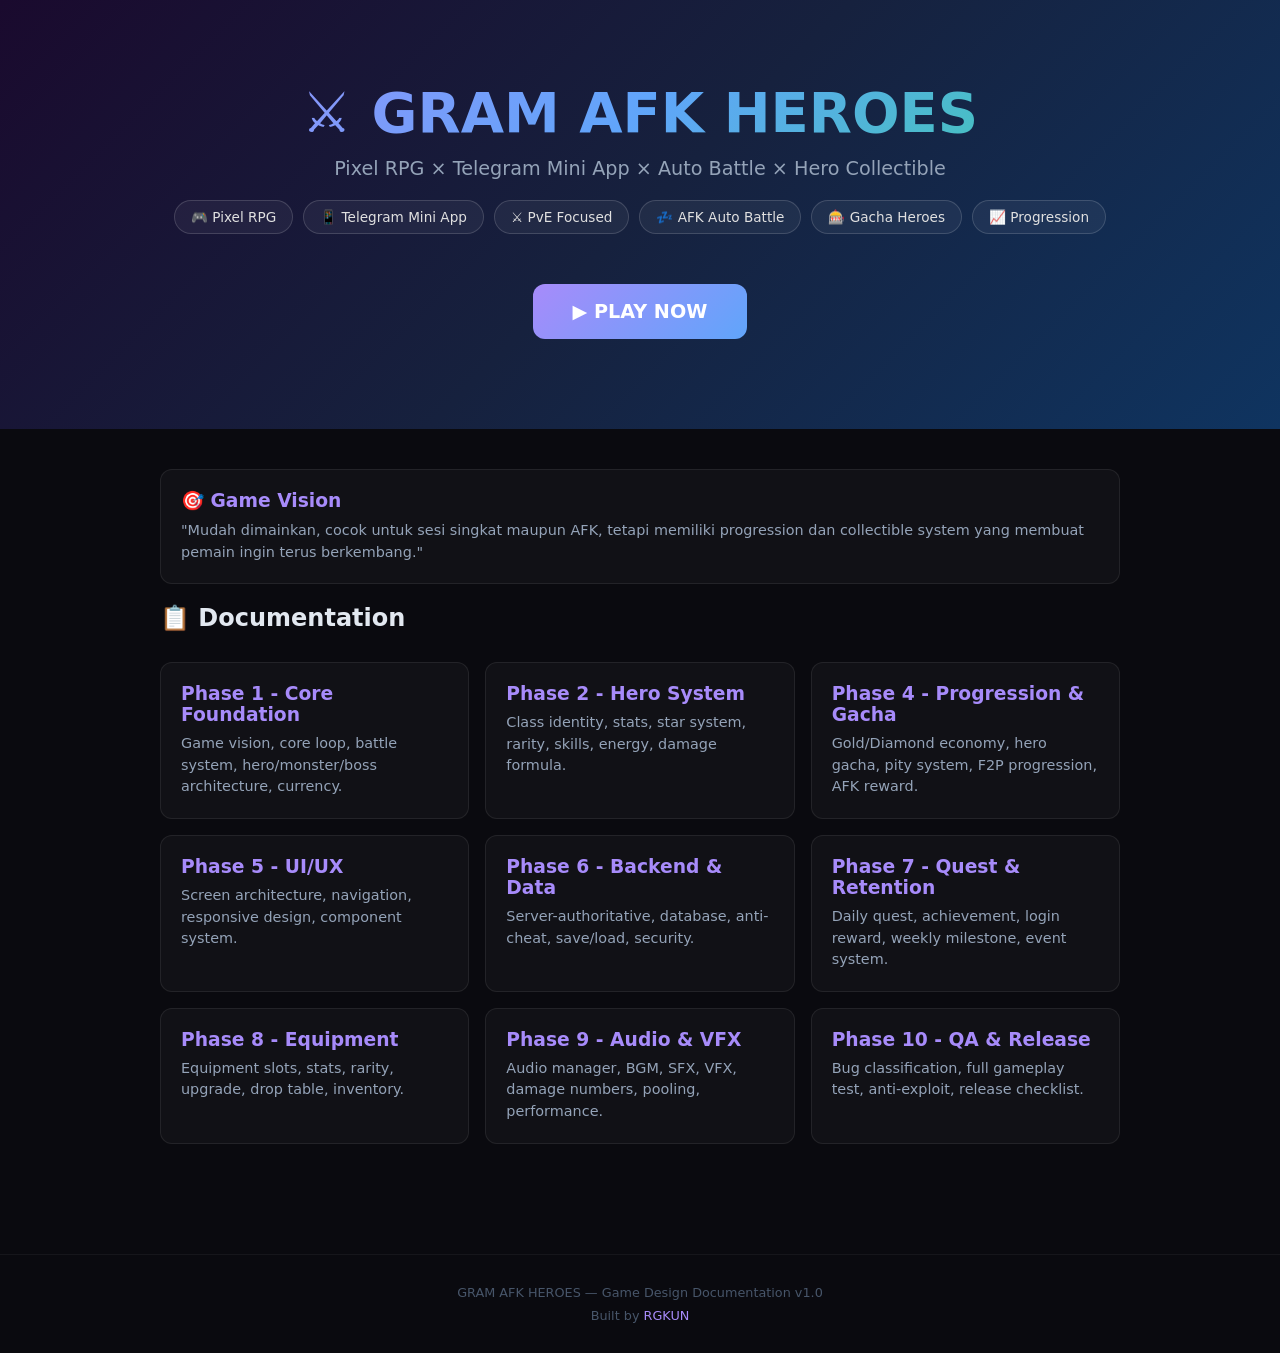
<file: docs/index.html>
<!DOCTYPE html>
<html lang="en">
<head>
  <meta charset="UTF-8">
  <meta name="viewport" content="width=device-width, initial-scale=1.0">
  <title>GRAM AFK HEROES</title>
  <style>
    *{margin:0;padding:0;box-sizing:border-box}
    body{font-family:'Segoe UI',system-ui,sans-serif;background:#0a0a0f;color:#e0e0e0;min-height:100vh}
    .hero{background:linear-gradient(135deg,#1a0a2e,#16213e,#0f3460);padding:80px 20px 60px;text-align:center}
    .hero h1{font-size:clamp(2rem,5vw,3.5rem);font-weight:800;background:linear-gradient(135deg,#a78bfa,#60a5fa,#34d399);-webkit-background-clip:text;-webkit-text-fill-color:transparent}
    .hero .sub{font-size:1.2rem;color:#94a3b8;margin-top:12px}
    .container{max-width:1000px;margin:0 auto;padding:40px 20px}
    .play-btn{display:inline-block;margin:30px 0;padding:16px 40px;background:linear-gradient(135deg,#a78bfa,#60a5fa);color:#fff;font-size:1.2rem;font-weight:700;border-radius:12px;text-decoration:none;transition:transform .2s}
    .play-btn:hover{transform:scale(1.05)}
    .grid{display:grid;grid-template-columns:repeat(auto-fit,minmax(280px,1fr));gap:16px;margin:30px 0}
    .card{background:rgba(255,255,255,.03);border:1px solid rgba(255,255,255,.08);border-radius:12px;padding:20px}
    .card h3{color:#a78bfa;margin-bottom:8px}
    .card p{color:#94a3b8;font-size:.9rem;line-height:1.5}
    .features{display:flex;flex-wrap:wrap;gap:10px;justify-content:center;margin:20px 0}
    .feat{padding:8px 16px;border-radius:20px;font-size:.85rem;border:1px solid rgba(255,255,255,.15);background:rgba(255,255,255,.05)}
    .footer{text-align:center;padding:30px;color:#475569;font-size:.8rem;border-top:1px solid rgba(255,255,255,.05);margin-top:40px}
    .footer a{color:#a78bfa;text-decoration:none}
  </style>
</head>
<body>
  <div class="hero">
    <h1>⚔️ GRAM AFK HEROES</h1>
    <p class="sub">Pixel RPG × Telegram Mini App × Auto Battle × Hero Collectible</p>
    <div class="features">
      <span class="feat">🎮 Pixel RPG</span>
      <span class="feat">📱 Telegram Mini App</span>
      <span class="feat">⚔️ PvE Focused</span>
      <span class="feat">💤 AFK Auto Battle</span>
      <span class="feat">🎰 Gacha Heroes</span>
      <span class="feat">📈 Progression</span>
    </div>
    <a href="game/" class="play-btn">▶ PLAY NOW</a>
  </div>
  <div class="container">
    <div class="card">
      <h3>🎯 Game Vision</h3>
      <p>"Mudah dimainkan, cocok untuk sesi singkat maupun AFK, tetapi memiliki progression dan collectible system yang membuat pemain ingin terus berkembang."</p>
    </div>
    <h2 style="color:#e2e8f0;margin:20px 0 10px">📋 Documentation</h2>
    <div class="grid">
      <div class="card"><h3>Phase 1 - Core Foundation</h3><p>Game vision, core loop, battle system, hero/monster/boss architecture, currency.</p></div>
      <div class="card"><h3>Phase 2 - Hero System</h3><p>Class identity, stats, star system, rarity, skills, energy, damage formula.</p></div>
      <div class="card"><h3>Phase 4 - Progression & Gacha</h3><p>Gold/Diamond economy, hero gacha, pity system, F2P progression, AFK reward.</p></div>
      <div class="card"><h3>Phase 5 - UI/UX</h3><p>Screen architecture, navigation, responsive design, component system.</p></div>
      <div class="card"><h3>Phase 6 - Backend & Data</h3><p>Server-authoritative, database, anti-cheat, save/load, security.</p></div>
      <div class="card"><h3>Phase 7 - Quest & Retention</h3><p>Daily quest, achievement, login reward, weekly milestone, event system.</p></div>
      <div class="card"><h3>Phase 8 - Equipment</h3><p>Equipment slots, stats, rarity, upgrade, drop table, inventory.</p></div>
      <div class="card"><h3>Phase 9 - Audio & VFX</h3><p>Audio manager, BGM, SFX, VFX, damage numbers, pooling, performance.</p></div>
      <div class="card"><h3>Phase 10 - QA & Release</h3><p>Bug classification, full gameplay test, anti-exploit, release checklist.</p></div>
    </div>
  </div>
  <div class="footer">
    <p>GRAM AFK HEROES — Game Design Documentation v1.0</p>
    <p style="margin-top:8px">Built by <a href="https://github.com/RGKUN">RGKUN</a></p>
  </div>
</body>
</html>
</file>
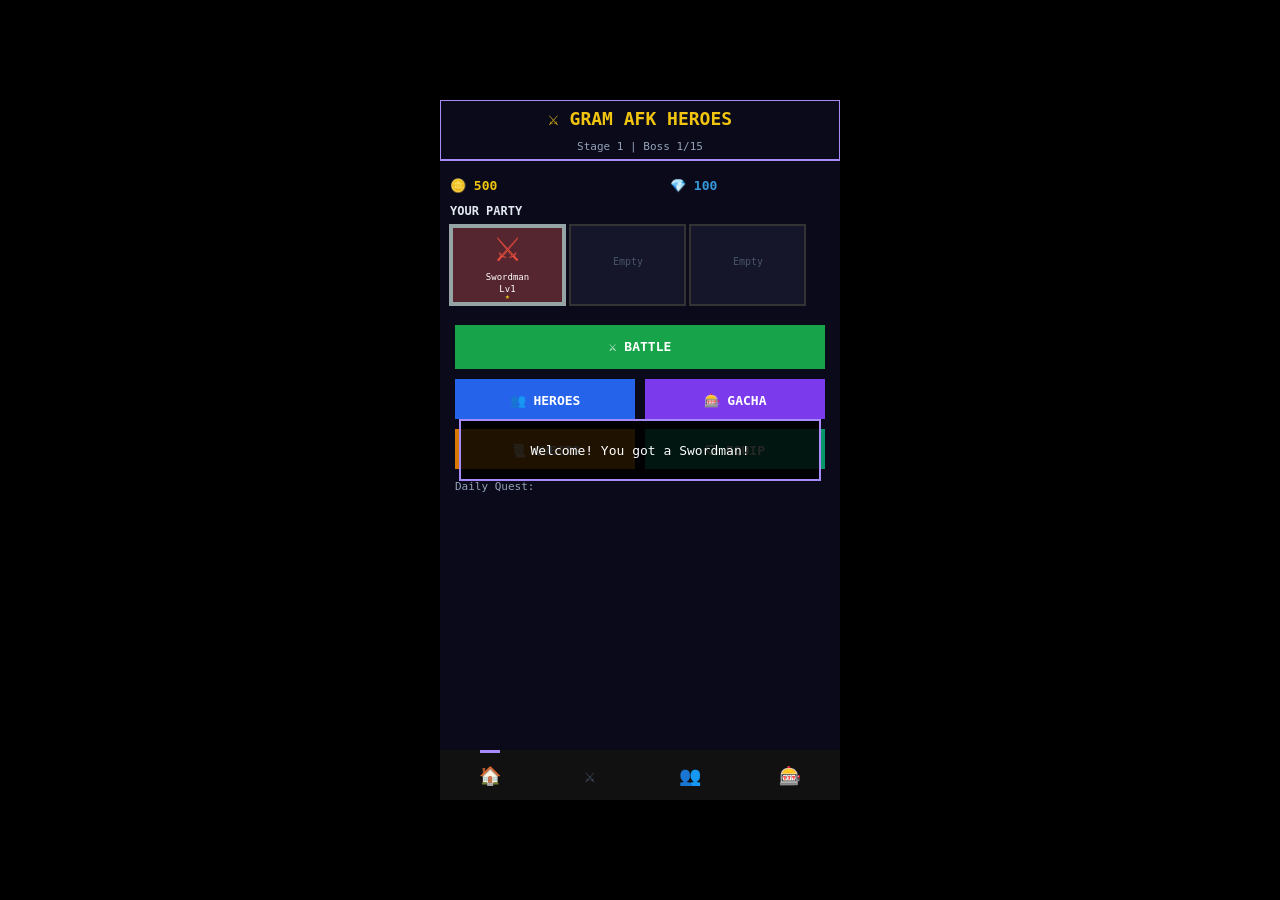
<file: game/index.html>
<!DOCTYPE html>
<html lang="en">
<head>
  <meta charset="UTF-8">
  <meta name="viewport" content="width=device-width, initial-scale=1.0, user-scalable=no">
  <title>GRAM AFK HEROES</title>
  <link rel="stylesheet" href="css/style.css">
</head>
<body>
  <div id="game-container">
    <canvas id="game-canvas"></canvas>
  </div>
  <script src="js/config.js"></script>
  <script src="js/utils.js"></script>
  <script src="js/hero.js"></script>
  <script src="js/enemy.js"></script>
  <script src="js/battle.js"></script>
  <script src="js/gacha.js"></script>
  <script src="js/ui.js"></script>
  <script src="js/game.js"></script>
</body>
</html>
</file>
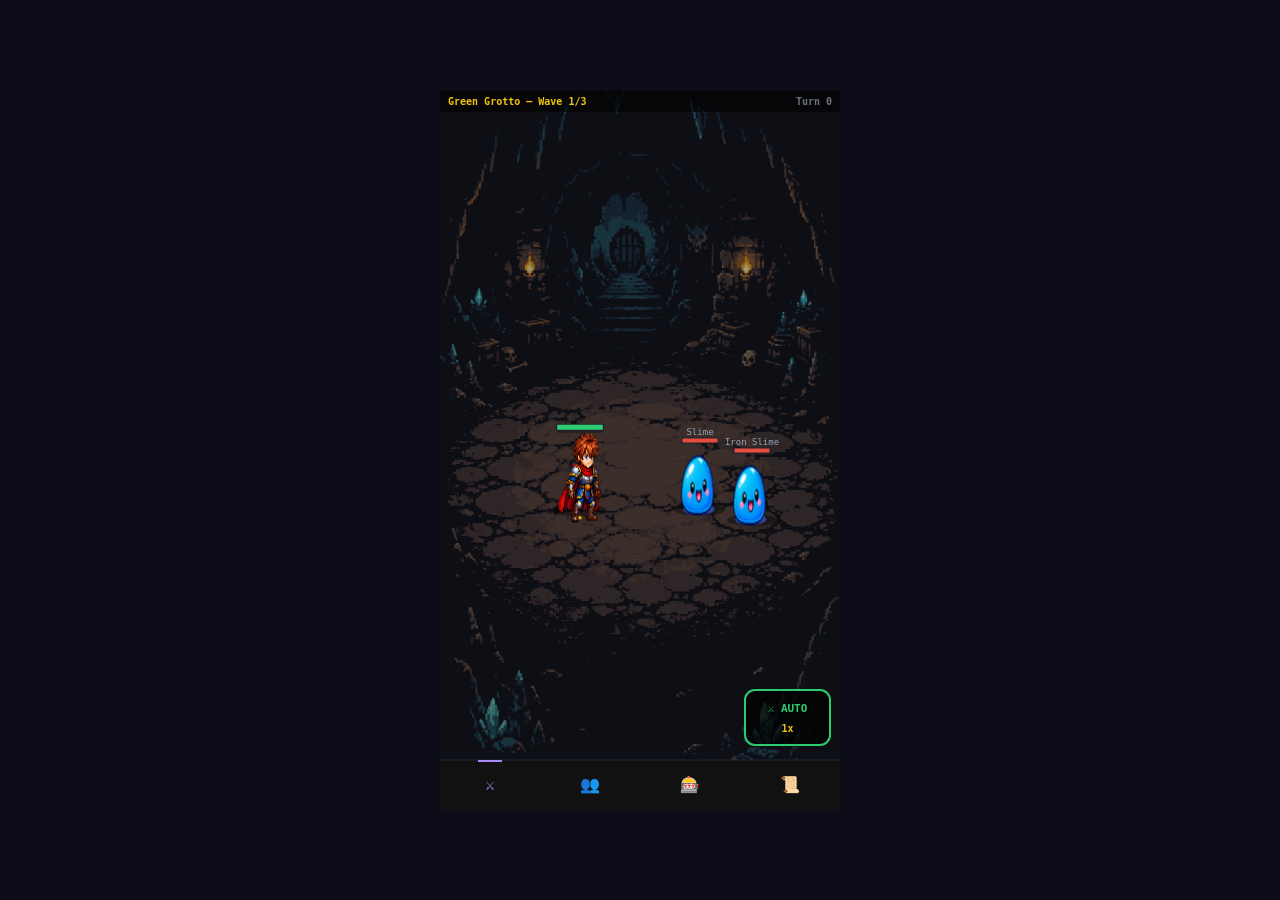
<file: docs/game/index.html>
<!DOCTYPE html>
<html lang="en">
<head>
  <meta charset="UTF-8">
  <meta name="viewport" content="width=device-width, initial-scale=1.0, user-scalable=no">
  <title>GRAM AFK HEROES</title>
  <link rel="stylesheet" href="css/style.css">
</head>
<body>
  <div id="game-container">
    <canvas id="game-canvas"></canvas>
  </div>
  <script src="js/config.js?v=16"></script>
  <script src="js/utils.js?v=16"></script>
  <script src="js/hero.js?v=16"></script>
  <script src="js/enemy.js?v=16"></script>
  <script src="js/battle.js?v=16"></script>
  <script src="js/gacha.js?v=16"></script>
  <script src="js/ui.js?v=16"></script>
  <script src="js/game.js?v=16"></script>
</body>
</html>
</file>
<file: game/css/style.css>
* { margin: 0; padding: 0; box-sizing: border-box; }
html, body { width: 100%; height: 100%; overflow: hidden; background: #000; }
#game-container { width: 100%; height: 100%; display: flex; justify-content: center; align-items: center; }
#game-canvas { display: block; image-rendering: pixelated; touch-action: none; }
</file>
<file: docs/game/css/style.css>
@import url('https://fonts.googleapis.com/css2?family=Press+Start+2P&display=swap');
*{margin:0;padding:0;box-sizing:border-box;-webkit-tap-highlight-color:transparent}
html,body{width:100%;height:100%;overflow:hidden;background:#0d0d1a;font-family:'Press Start 2P',monospace}
#game-container{width:100%;height:100%;display:flex;justify-content:center;align-items:center;background:#0d0d1a}
#game-canvas{display:block;image-rendering:pixelated;image-rendering:crisp-edges;touch-action:none;max-width:100vw;max-height:100vh}
</file>
